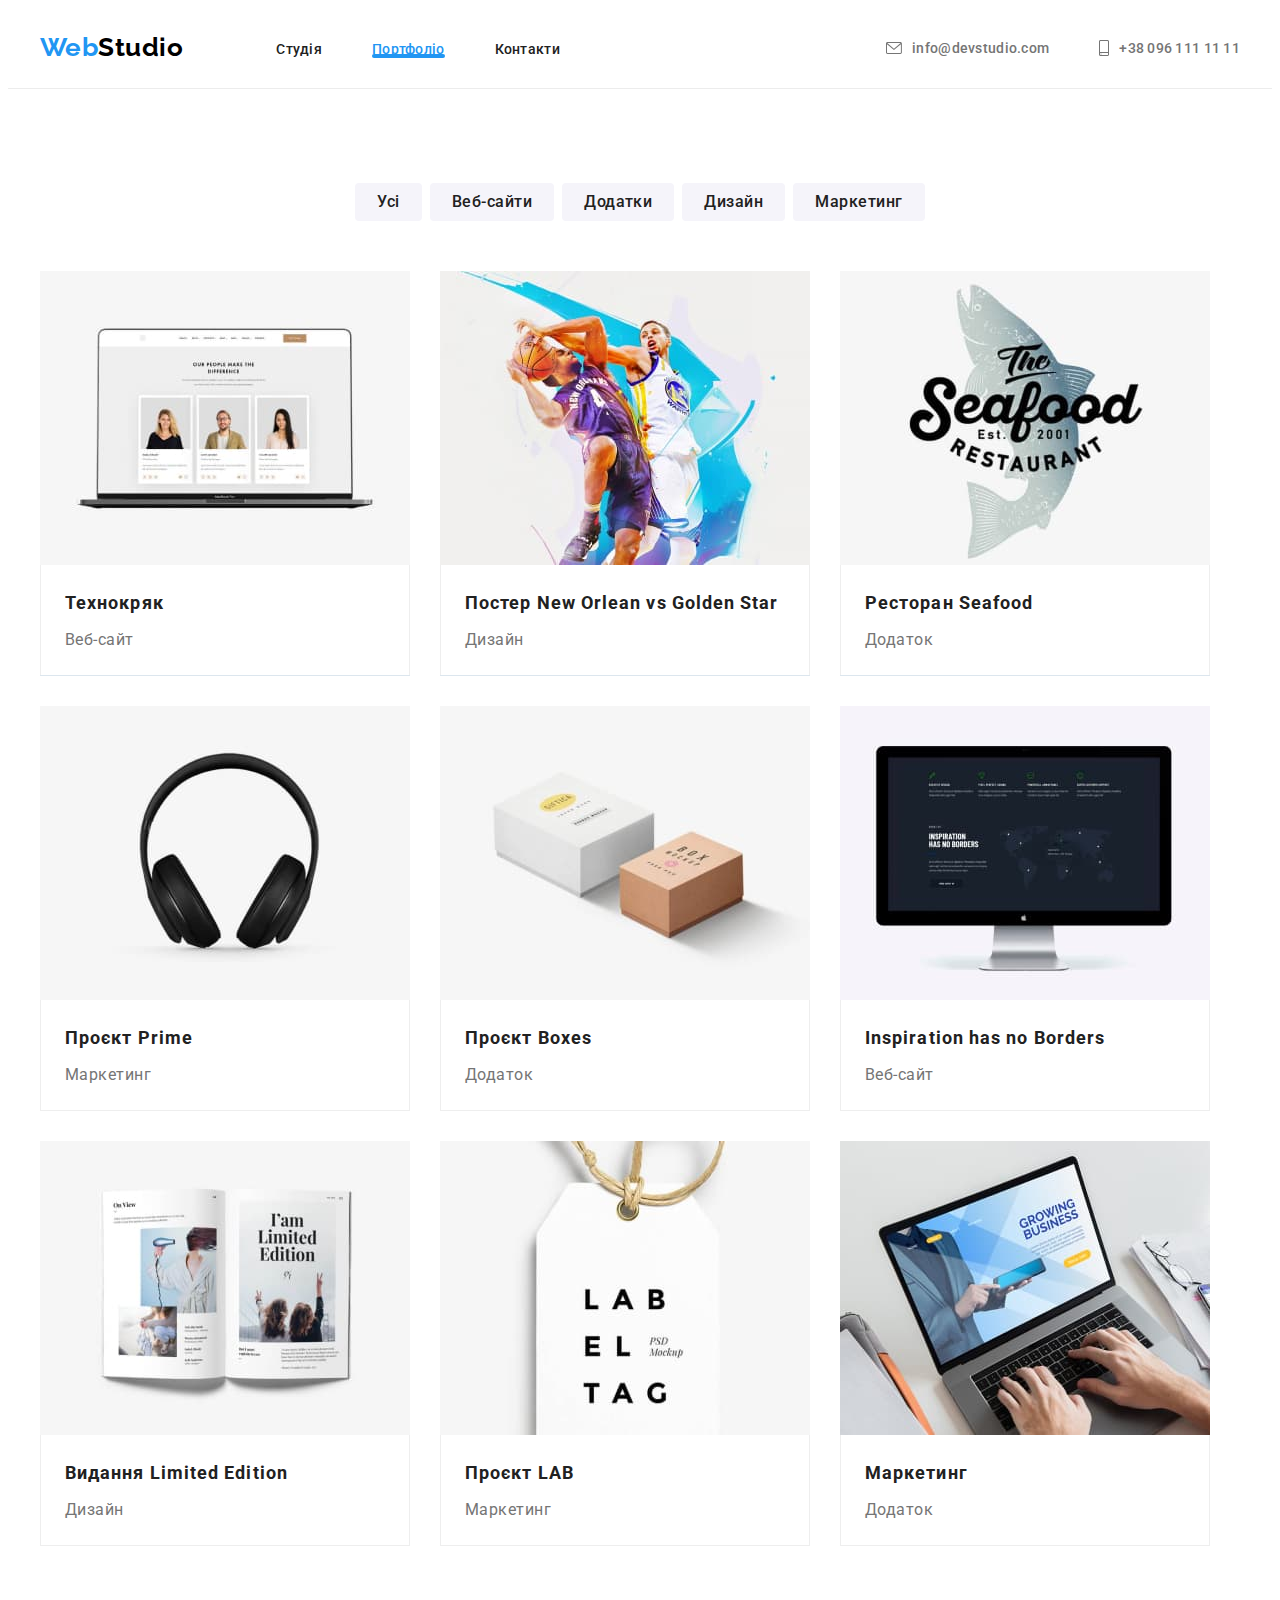
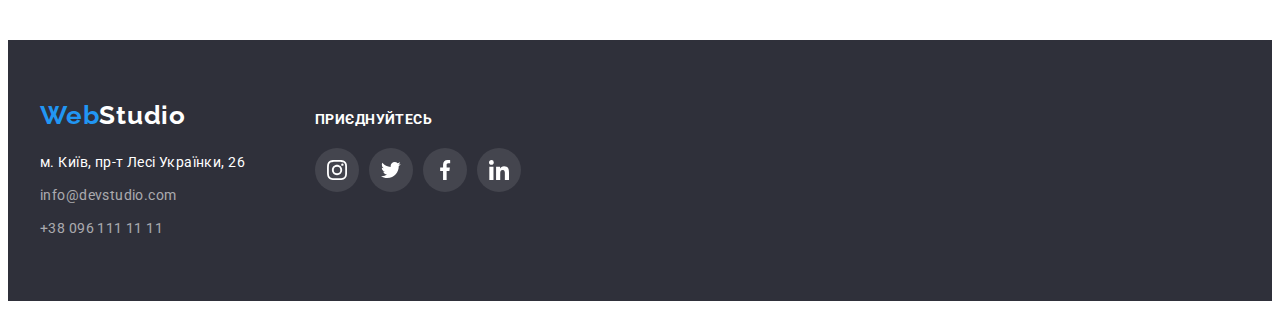
<file: portfolio.html>
<!DOCTYPE html>
<html lang="uk">
  <head>
    <meta charset="UTF-8" />
    <meta http-equiv="X-UA-Compatible" content="IE=edge" />
    <meta name="viewport" content="width=device-width, initial-scale=1.0" />
    <title>portfolio</title>
    <link rel="preconnect" href="https://fonts.googleapis.com" />
    <link rel="preconnect" href="https://fonts.gstatic.com" crossorigin />
    <link
      href="https://fonts.googleapis.com/css2?family=Raleway:wght@700&family=Roboto:wght@400;500;700;900&display=swap"
      rel="stylesheet"
    />
    <link
      rel="stylesheet"
      href="https://cdnjs.cloudflare.com/ajax/libs/modern-normalize/1.1.0/modern-normalize.min.css"
      integrity="sha512-wpPYUAdjBVSE4KJnH1VR1HeZfpl1ub8YT/NKx4PuQ5NmX2tKuGu6U/JRp5y+Y8XG2tV+wKQpNHVUX03MfMFn9Q=="
      crossorigin="anonymous"
      referrerpolicy="no-referrer"
    />
    <link rel="stylesheet" href="./css/styles.css" />
  </head>
  <body>
    <!-- шапка -->
    <header class="header">
      <div class="container header-container">
        <nav class="header-nav">
          <a class="logo-header link" href="./index.html"
            >Web<span class="logo-black">Studio</span></a
          >
          <ul class="list header-list">
            <li class="item">
              <a class="link header-nav-link " href="./index.html"
                >Студія</a
              >
            </li>
            <li class="item menu-line">
              <a class="link header-nav-link current" href="./portfolio.html"
                >Портфоліо</a
              >
            </li>
            <li class="item">
              <a class="link header-nav-link" href="#">Контакти</a>
            </li>
          </ul>
        </nav>
        <ul class="list header-contact">
          <li class="item">
            <a
              class="link header-contact-link"
              href="mailto:info@devstudio.com"
            >
              <svg class="contact-icon" width="16" height="12">
                <use href="./images/icons.svg#icon-envelope"></use></svg
              >info@devstudio.com
            </a>
          </li>
          <li class="item">
            <a class="link header-contact-link" href="tel:+380961111111"
              ><svg class="contact-icon" width="10" height="16">
                <use href="./images/icons.svg#icon-smartphone"></use>
              </svg>
              +38 096 111 11 11</a
            >
          </li>
        </ul>
      </div>
    </header>
    <!-- Основной контент -->
    <main>
      <section class="section">
        <div class="container">
          <h1 hidden>Наші проєкти</h1>
          <ul class="list portfolio-button-list">
            <li>
              <button class="portfolio-button" type="button">Усі</button>
            </li>
            <li>
              <button class="portfolio-button" type="button">Веб-сайти</button>
            </li>
            <li>
              <button class="portfolio-button" type="button">Додатки</button>
            </li>
            <li>
              <button class="portfolio-button" type="button">Дизайн</button>
            </li>
            <li>
              <button class="portfolio-button" type="button">Маркетинг</button>
            </li>
          </ul>

          <ul class="portfolio-list">
            <li class="list card-portfolio">
              <article class="card">
                <a href="" class="portfolio-link card-thumb"  href="">
                  <img src="./images/page-2/img1.jpg" alt="фото трьох осіб" />
                  <p class="card-thumb-text">Ресурс пропонує комплексні пропозиції з різним рівнем функціоналу та сервісів. Все це дозволить відвідувачу отримати
                    вичерпні відомості про компанію чи приватну особу.</p>
                  </article>
                  <div class="portfolio-list-block">
                    <h2 class="portfolio-list-title">Технокряк</h2>
                    <p class="portfolio-list-text">Веб-сайт</p>
                  </div>
                </a>
              
            </li>
            <li class="list card-portfolio">
              <article class="card">
                <a href="" class="portfolio-link card-thumb">
                  <img
                    src="./images/page-2/img2.jpg"
                    alt="фото двох гравців у баскетбол"
                    width="370"
                    height="294"
                  />
                  <p class="card-thumb-text">Ресурс пропонує комплексні пропозиції з різним рівнем функціоналу та сервісів. Все це дозволить відвідувачу отримати
                    вичерпні відомості про компанію чи приватну особу.</p>
                  </article>
                  <div class="portfolio-list-block">
                    <h2 class="portfolio-list-title">
                      Постер New Orlean vs Golden Star
                    </h2>
                    <p class="portfolio-list-text">Дизайн</p>
                  </div>
                </a>
            
            </li>
            <li class="list card-portfolio">
              <article class="card">
                <a href="" class="portfolio-link card-thumb">
                  <img
                    src="./images/page-2/img3.jpg"
                    alt="логотип рибного ресторану"
                    width="370"
                    height="294"
                  />
                  <p class="card-thumb-text">Ресурс пропонує комплексні пропозиції з різним рівнем функціоналу та сервісів. Все це дозволить відвідувачу отримати
                    вичерпні відомості про компанію чи приватну особу.</p>
                  </article>
                  <div class="portfolio-list-block">
                    <h2 class="portfolio-list-title">Ресторан Seafood</h2>
                    <p class="portfolio-list-text">Додаток</p>
                  </div>
                </a>
              
            </li>
            <li class="list card-portfolio">
              <article class="card">
                <a  href="" class="portfolio-link card-thumb">
                  <img
                    src="./images/page-2/img4.jpg"
                    alt="фото навушників"
                    width="370"
                    height="294"
                  />
                  <p class="card-thumb-text">Ресурс пропонує комплексні пропозиції з різним рівнем функціоналу та сервісів. Все це дозволить відвідувачу отримати
                    вичерпні відомості про компанію чи приватну особу.</p>
                  </article>
                  <div class="portfolio-list-block">
                    <h2 class="portfolio-list-title">Проєкт Prime</h2>
                    <p class="portfolio-list-text">Маркетинг</p>
                  </div>
                </a>
              
            </li>
            <li class="list card-portfolio">
              <article class="card">
                <a href="" class="portfolio-link card-thumb">
                  <img
                    src="./images/page-2/img5.jpg"
                    alt="зображення двох коробочек"
                    width="370"
                    height="294"
                  />
                  <p class="card-thumb-text">Ресурс пропонує комплексні пропозиції з різним рівнем функціоналу та сервісів. Все це дозволить відвідувачу отримати
                    вичерпні відомості про компанію чи приватну особу.</p>
                  </article>
                  <div class="portfolio-list-block">
                    <h2 class="portfolio-list-title">Проєкт Boxes</h2>
                    <p class="portfolio-list-text">Додаток</p>
                  </div>
                </a>
              
            </li>
            <li class="list card-portfolio">
              <article class="card">
                <a href="" class="portfolio-link card-thumb">
                  <img
                    src="./images/page-2/img6.jpg"
                    alt="фото монітору"
                    width="370"
                    height="294"
                  />
                  <p class="card-thumb-text">Ресурс пропонує комплексні пропозиції з різним рівнем функціоналу та сервісів. Все це дозволить відвідувачу отримати
                    вичерпні відомості про компанію чи приватну особу.</p>
                  </article>
                  <div class="portfolio-list-block">
                    <h2 class="portfolio-list-title">Inspiration has no Borders</h2>
                    <p class="portfolio-list-text">Веб-сайт</p>
                  </div>
                </a>
              
            </li>
            <li class="list card-portfolio">
              <article class="card">
                <a href="" class="portfolio-link card-thumb">
                  <img
                    src="./images/page-2/img7.jpg"
                    alt="зображення розгорнутої книжки"
                    width="370"
                    height="294"
                  />
                  <p class="card-thumb-text">Ресурс пропонує комплексні пропозиції з різним рівнем функціоналу та сервісів. Все це дозволить відвідувачу отримати
                    вичерпні відомості про компанію чи приватну особу.</p>
                  </article>
                  <div class="portfolio-list-block">
                    <h2 class="portfolio-list-title">Видання Limited Edition</h2>
                    <p class="portfolio-list-text">Дизайн</p>
                  </div>
                </a>
              
            </li>
            <li class="list card-portfolio">
              <article class="card">
                <a href="" class="portfolio-link card-thumb">
                  <img
                    src="./images/page-2/img8.jpg"
                    alt="ярлик"
                    width="370"
                    height="294"
                  />
                  <p class="card-thumb-text">Ресурс пропонує комплексні пропозиції з різним рівнем функціоналу та сервісів. Все це дозволить відвідувачу отримати
                    вичерпні відомості про компанію чи приватну особу.</p>
                  </article>
                  <div class="portfolio-list-block">
                    <h2 class="portfolio-list-title">Проєкт LAB</h2>
                    <p class="portfolio-list-text">Маркетинг</p>
                  </div>
                </a>
              
            </li>
            <li class="list card-portfolio">
              <article class="card">
                <a href="" class="portfolio-link card-thumb">
                  <img
                    src="./images/page-2/img9.jpg"
                    alt="фото рук людини, що тиснуть на клавіши нотбуку"
                    width="370"
                    height="294"
                  />
                  <p class="card-thumb-text">Ресурс пропонує комплексні пропозиції з різним рівнем функціоналу та сервісів. Все це дозволить відвідувачу отримати
                    вичерпні відомості про компанію чи приватну особу.</p>
                  </article>
                  <div class="portfolio-list-block">
                    <h2 class="portfolio-list-title">Маркетинг</h2>
                    <p class="portfolio-list-text">Додаток</p>
                  </div>
                </a>
              
            </li>
          </ul>
        </div>
      </section>
    </main>

    <!--5 блок Підвал-->
    <footer class="footer">
      <div class="container container-footer">
        <div class="footer-adress-block">
          <a class="logo-footer link" href="./index.html"
            ><span class="logo-color">Web</span>Studio</a
          >
          <!-- список контактів -->
          <address class="adress-footer list">
            <ul class="list footer-contact-list">
              <li class="item">
                <a
                  class="footer-contact-link primary-footer"
                  target="_blank"
                  rel="noopener noreferrer nofollow"
                  href="https://goo.gl/maps/Gvm3JpzEVhX5uXV29"
                  >м. Київ, пр-т Лесі Українки, 26</a
                >
              </li>
              <li class="item">
                <a
                  class="footer-contact-link link"
                  href="mailto:info@devstudio.com"
                  >info@devstudio.com</a
                >
              </li>
              <li class="item">
                <a class="footer-contact-link link" href="tel:+380961111111"
                  >+38 096 111 11 11</a
                >
              </li>
            </ul>
          </address>
        </div>
        <!-- підвал-підвал))) -->
        <div class="footer-social">
          <p class="footer-text">приєднуйтесь</p>
          <ul class="footer-links">
            <li>
              <a href="" class="footer-link">
                <svg class="footer-icon">
                  <use href="./images/icons.svg#icon-f_instagram"></use>
                </svg>
              </a>
            </li>
            <li>
              <a href="" class="footer-link">
                <svg class="footer-icon">
                  <use href="./images/icons.svg#icon-f_twitter"></use>
                </svg>
              </a>
            </li>
            <li>
              <a href="" class="footer-link">
                <svg class="footer-icon">
                  <use href="./images/icons.svg#icon-f_facebook"></use>
                </svg>
              </a>
            </li>
            <li>
              <a href="" class="footer-link">
                <svg class="footer-icon">
                  <use href="./images/icons.svg#icon-f_linkedin"></use>
                </svg>
              </a>
            </li>
          </ul>
        </div>
      </div>
    </footer>
  </body>
</html>
</file>
<file: css/styles.css>
:root {
  --primary-text-color: #212121;
  --secondary-text-color: #757575;
  --white-text-color: #ffffff;
  --accent-color: #2196f3;
  --black-logo: #000000;
  --color-logo: #2196f3;
  --footer-text-color: rgba(255, 255, 255, 0.6);
  --white-background-color: #ffffff;
  --hero-background-color: #2f303a;
  --team-background-color: #f5f4fa;
  --color-borders: #eeeeee;
  --color-line: #ececec;
  --timing-function: cubic-bezier(0.4, 0, 0.2, 1);

}

/*!Робимо reset за рекомендаціями   Андрія Данилко (не Сердючки!!!)*/
h1,
h2,
h3,
h4,
h5,
h6,
p {
  margin: 0;
}

ul {
  list-style: none;
  margin: 0;
  padding: 0;
}

button {
  cursor: pointer;
}

body {
  font-family: "Roboto", sans-serif;
  letter-spacing: 0.03em;
  background-color: var(--white-background-color);
  color: var(--primary-text-color);
}

.container {
  width: 1200px;
  margin-right: auto;
  margin-left: auto;
  padding-left: 15px;
  padding-right: 15px;
}

/* прибираємо крапки списків */
.list {
  list-style: none;
  margin: 0;
  padding: 0;
}

/* прибираємо підпреслення посилань */
.link {
  text-decoration: none;
}

.header {
  margin: 0;
  border-bottom: 1px solid var(--color-line);
}
.logo-header {
  display: inline-block;
  font-family: "Raleway", sans-serif;
  font-weight: 700;
  font-size: 26px;
  line-height: 1.19;
  color: var(--accent-color);
  margin-right: 93px;
  padding-top: 24px;
  padding-bottom: 25px;
}

.section-title {
  font-weight: 700;
  font-size: 36px;
  line-height: 1.17;
  text-align: center;
  color: var(--primary-text-color);
}

img {
  display: block;
  max-width: 100%;
  height: auto;
}

/* шапка */

.header-container {
  display: flex;
  align-items: center;
}

.header-nav {
  display: flex;
  align-items: center;
  /*! gap: 93px; error*/
}

/* .item {
  flex-basis: calc((100% - 60px) / 3);
} */

.logo-black {
  color: var(--black-logo);
}
.logo-color {
  color: var(--color-logo);
}
.header-list {
  display: flex;
  gap: 50px;
  align-items: center;
}

.header-nav-link {
  font-weight: 500;
  font-size: 14px;
  line-height: 1.14;
  letter-spacing: 0.02em;
  padding-top: 32px;
  padding-bottom: 32px;
  color: var(--primary-text-color);
}

.menu-line {
  position: relative;
  display: block;
  text-decoration: none;
}

.menu-line::after {
  content: "";

  position: absolute;
  display: block;
  width: 100%;
  height: 4px;
  left: 0;
  bottom: 0;
  background-color: var(--accent-color);
  border-radius: 2px;
}

.header-contact {
  display: flex;
  align-items: center;
  margin-left: auto;
 
  gap: 50px;
}
.header-contact:not(:last-child) {
  margin-right: 50px;
}

.header-contact-link {
  font-weight: 500;
  font-size: 14px;
  line-height: 16px;
  letter-spacing: 0.02em;
  color: var(--secondary-text-color);
  padding-top: 32px;
  padding-bottom: 32px;
  display: flex;
  align-items: center;
}

.header-nav-link:hover,
.header-nav-link:focus,
.header-contact-link:hover,
.header-contact-link:focus {
  color: var(--accent-color);
  transition:  250ms var(--timing-function)
}

.header-nav-link.current {
  color: var(--accent-color);
}

.contact-icon {
  fill: currentColor;
  margin-right: 10px;
}
.icon-svg {
  width: 70px;
  height: 70px;
}
/* ------------hero-------------- */

.hero {
  margin: 0;
  background-color: var(--hero-background-color);
  color: var(--white-text-color);
  text-align: center;
}
.hero-container {
  display: block;
  padding-top: 200px;
  padding-bottom: 200px;
}

.hero-title {
  font-weight: 900;
  font-size: 44px;
  line-height: 1.36;
  text-align: center;
  letter-spacing: 0.06em;
  width: 696px;
  margin-left: auto;
  margin-right: auto;
  text-transform: uppercase;
  /* color: var(--white-text-color); */
  margin-bottom: 30px;
}

.hero-button {
  border-radius: 4px;
  width: 216px;
  padding: 10px;
  border: none;
  font-family: "Roboto", sans-serif;
  font-weight: 700;
  font-size: 16px;
  line-height: 1.88;
  align-items: center;
  text-align: center;
  letter-spacing: 0.06em;
  background-color: var(--accent-color);
  color: var(--white-text-color);
  display: block;
  margin: 0 auto;
}

/* <!-- Модальне вікно --> */

.backdrop {
  
  position: fixed;
  top: 0;
  left: 0;
  width: 100%;
  height: 100%;
  background-color: rgba(0, 0, 0, 0.2);
  opacity: 1;
  transition: opacity 250ms var(--timing-function);
}

.backdrop.is-hidden {
  opacity: 0;
  pointer-events: none;
  
}

.modal {
  position: absolute;

  top: 50%;
  left: 50%;
  transform: translate(-50%, -50%);

  min-width: 528px;
  min-height: 581px;

  background-color: #ffffff;
  transform: scaleY();
}

.close-btn {
  display: flex;
  justify-content: flex-end;
  align-items: flex-start;
  border-radius: 50%;
  background-color: #FFFFFF;
  border: 1px solid rgba(0, 0, 0, 0.1);
  width: 30px;
  height: 30px;
  padding: 5px;
  margin-left: auto;
  margin-right: 8px;
  margin-top: 8px;
  cursor: pointer;
  
}
.close-svg{
  width: 18px;
  height: 18px;
  color: currentColor;
}







.hero-button:hover,
.hero-button:focus {
  background-color: var(--white-text-color);
  color: var(--accent-color);
  transition:  250ms var(--timing-function);
}
/* герой-підложка */
.ovarlay {
  max-width: 1600px;
  height: 600px;
  margin-left: auto;
  margin-right: auto;
  background-image: linear-gradient(
      rgba(47, 48, 58, 0.4),
      rgba(47, 48, 58, 0.4)
    ),
    url(../images/hero_fon.jpg);
  background-color: var(--bgr-color);

}
/* блок Переваги */

.section {
  padding-top: 94px;
  padding-bottom: 94px;
}

.features-list {
  display: flex;
  gap: 30px;
}

.select-features:not(:last-child) {
  margin-right: 30px;
}

.card-features {
  display: block;
  width: 270px;
}

.features-title {
  font-weight: 700;
  font-size: 14px;
  line-height: 1.14;
  text-transform: uppercase;
  margin: 0;
  margin-bottom: 8px;
}

.features-text {
  font-size: 14px;
  line-height: 1.71;
  color: var(--secondary-text-color);
}
.icon {
  display: flex;
  justify-content: center;
  align-items: center;
  height: 120px;
  width: 270px;
  background-color: #f5f4fa;
  border-radius: 4px;
  margin-bottom: 30px;
  background-repeat: no-repeat;
}
/* Чим займаємось */
.section-work {
  text-align: center;
  padding-top: 0;
}
.section-title-work {
  font-size: 36px;
  line-height: 42px;
  margin-bottom: 50px;
  text-align: center;
}
.work-list {
  display: flex;
  gap: 30px;
}
.work-list .item:not(:last-child) {
  margin-right: 30px;
}

.work-card {
  max-width: 100%;
  height: auto;
  display: block;
}

.thumb-img{
  position: relative;
  width: 370px;
  /* outline: 1px solid red */
}
.thumb-img >.label {
  /* outline: 1px solid red; */
  position: absolute;

  width: 370px;
  bottom: 0;
  padding: 27px 0;
  font-style: normal;
  font-weight: 700;
  font-size: 14px;
  line-height: 1.14;
  text-align: center;
  letter-spacing: 0.03em;
  text-transform: uppercase;
  color: var(--white-text-color);
  background-color: rgba(47, 48, 58, 0.8)
}


/* команда */

.team-section {
  background-color: var(--team-background-color);
  text-align: center;
}
.team-list {
  display: flex;
  align-items: center;
}
.team-list .item:not(:last-child) {
  margin-right: 30px;
}
.team-card {
  display: block;
  background-color: var(--white-background-color);
  width: 270px;
  font-size: 16px;
  line-height: 1.19;
  text-align: center;
  box-shadow: 0px 1px 3px rgba(0, 0, 0, 0.12), 0px 1px 1px rgba(0, 0, 0, 0.14),
    0px 2px 1px rgba(0, 0, 0, 0.2);
  border-radius: 0px 0px 4px 4px;
}
.team-card .title {
  font-weight: 500;
  font-size: 16px;
  line-height: 1.19;
  text-align: center;
}
.card-text {
  display: block;
  margin: 0;
  padding: 30px 0;
}

.name {
  font-weight: 500;
  font-size: 16px;
  line-height: 1.19;
  margin-bottom: 10px;
  text-align: center;
}

.job-title {
  font-size: 16px;
  line-height: 1.19;
  text-align: center;
  color: var(--secondary-text-color);
  margin-bottom: 16px;
}

.social-links {
  display: flex;
  align-items: center;
  justify-content: center;
  gap: 10px;
}

.social-link {
  display: flex;
  padding: 0;
  border: none;
  width: 44px;
  height: 44px;
  border-radius: 50%;
  justify-content: center;
  align-items: center;
  color: #afb1b8;
  cursor: pointer;
  gap: 10px;
}

.social-link:hover,
.social-link:focus {
  background-color: #2196f3;
  color: #ffffff;
  transition: 250ms var(--timing-function)
}

.social-icon {
  /* display: block; */
  margin: 0;
  padding: 0;
  border: none;
  fill: currentColor;
  width: 20px;
  height: 20px;
}

/* постійні клієнти */

.client-list {
  display: flex;
  list-style: none;
  margin: 0;
  padding: 0;
  gap: 30px;
}

.client-link {
  display: flex;
  padding: 0;
  border: none;
  width: 170px;
  height: 92px;
  justify-content: center;
  align-items: center;
  color: #afb1b8;
  cursor: pointer;
  border: 1px solid #afb1b8;
  border-radius: 4px;
}

.client-icon {
  display: flex;
  margin: 0;
  padding: 0;
  border: none;
  fill: currentColor;
  width: 106px;
  height: 60px;
}

.client-link:hover,
.client-link:focus {
  color: #2196f3;
  border: 1px solid #2196f3;
  transition:  250ms var(--timing-function)
}
/* ----------------ПОДВАЛ----------------- */
.footer {
  padding: 60px 0px;
  font-weight: 400;
  font-size: 14px;
  line-height: 1.71;
  letter-spacing: 0.03em;
  font-style: normal;
  background-color: var(--hero-background-color);
  color: var(--footer-text-color);
}
.footer-adress-block {
  display: flex;
  flex-direction: column;
}

.logo-footer {
  display: inline-block;
  text-decoration: none;
  color: var(--white-text-color);
  font-family: "Raleway", sans-serif;
  font-weight: 700;
  font-size: 26px;
  line-height: 1.19;
  letter-spacing: 0.03em;
  margin-bottom: 20px;
}

.logo-white {
  color: var(--white-text-color);
}
.adress-footer {
  color: var(--color-rgba);
  font-style: normal;
  display: inline-block;
  margin: 0;
  text-decoration: none;
}
.footer-contact-list {
  display: flex;
  flex-direction: column;
}
.footer-contact-list .item:not(:last-child) {
  margin-bottom: 9px;
}
.footer-contact-link {
  font-style: normal;
  font-size: 14px;
  line-height: 1.71;
  display: inline-block;
  margin: 0;
  text-decoration: none;
  color: var(--footer-text-color);
}

.footer-contact-link:hover,
.footer-contact-link:focus {
  color: var(--accent-color);
  transition:  250ms var(--timing-function)
}

.primary-footer {
  color: var(--white-text-color);
}

/* підвал-підвал))) */

.container-footer {
  display: flex;
  align-items: baseline;
}

.footer-social {
  
  margin: 0;
  padding: 0;
  margin-left: 70px;
    display: flex;
  flex-direction: column;
}

.footer-text {
  font-weight: 700;
  font-size: 14px;
  line-height: 1.14;
  text-transform: uppercase;
  color: #ffffff;
  margin-bottom: 20px;
}

.footer-links {
  display: flex;
  list-style: none;
  margin: 0;
  padding: 0;
  gap: 10px;
}

.footer-link {
  display: flex;
  padding: 0;
  border: none;
  width: 44px;
  height: 44px;
  border-radius: 50%;
  justify-content: center;
  align-items: center;
  cursor: pointer;
  background-color: rgba(255, 255, 255, 0.1);
}

.footer-icon {
  margin: 0;
  padding: 0;
  border: none;
  fill: #ffffff;
  width: 20px;
  height: 20px;
}

.footer-link:hover,
.footer-link:focus {
  background-color: #2196f3;
  transition:  250ms var(--timing-function)
}

/* ---------------------------------------------- */
/* --------------------ПОРТФОЛИО----------------- */
/* ---------------------------------------------- */


.portfolio-button-list {
  display: flex;
  justify-content: center;
  align-items: center;
  gap: 8px;
  margin-bottom: 50px;
}

.portfolio-button {
  font-family: "Roboto", sans-serif;
  font-weight: 500;
  font-size: 16px;
  line-height: 1.63;
  letter-spacing: 0.03em;
  padding: 6px 22px;
  border: none;
  border-radius: 4px;
  background-color: var(--team-background-color);
  color: var(--primary-text-color);
  /* cursor: pointer; */
}

.portfolio-button:hover,
.portfolio-button:focus {
  background-color: var(--accent-color);
  color: var(--white-text-color);
  box-shadow: 0px 3px 1px rgba(0, 0, 0, 0.1), 0px 1px 2px rgba(0, 0, 0, 0.08),
    0px 2px 2px rgba(0, 0, 0, 0.12);
    transition:  250ms var(--timing-function)
}

.portfolio-list {
  display: flex;
  gap: 30px;
  flex-wrap: wrap;
  width: calc ((100% - 240) /9);
  text-decoration: none
}

.portfolio-link:hover,
.portfolio-link:focus {
  box-shadow: 0px 1px 1px rgba(0, 0, 0, 0.12), 0px 4px 4px rgba(0, 0, 0, 0.06),
    1px 4px 6px rgba(0, 0, 0, 0.16);
    transition:  250ms var(--timing-function)
  
}

.portfolio-link {
/* outline: 2px solid #2196f3; */
display: block;
text-decoration: none
}


portfolio-list > .list {
  flex-basis: calc(100% / 3 - 30px);
  margin-left: 30px;
  margin-top: 30px;
 }

.portfolio-list-block {
  padding: 20px 24px;
  border: 1px solid var(--color-borders);
  border-top-width: 0;
  }

.portfolio-list-title {
  font-weight: 700;
  font-size: 18px;
  line-height: 2;
  letter-spacing: 0.06em;
  margin-bottom: 4px;
  color: var(--primary-text-color)

}

.portfolio-list-text {
  font-size: 16px;
  line-height: 1.87;
  color: var(--secondary-text-color);
 }

 .card{
  background: var(--white-text-color); 
  cursor: pointer;
  transition: box-shadow 250ms var(--timing-function);
}
.card-thumb{
  position: relative;
  overflow: hidden;
  
}
.card-thumb::before{
  display: inline-block;
  position: absolute;
  content: "";
  width: 100%;
  height: 100%;
  top: 0;
  left: 0;
  background-color: rgba(33, 150, 243, 0.9);
  transform: translateY(100%);
    cursor: pointer;
    transition:  250ms var(--timing-function);    
}
.card:hover .card-thumb::before{
  transform: translateY(0);
  cursor: pointer;
  transition:  250ms var(--timing-function)
}

.card:hover .card-thumb-text,
.card:hover .card-thumb-text {
  transform: translateY(0);
  cursor: pointer;
  transition:  250ms var(--timing-function)
}

.card-thumb-text{
  display: inline-block;
  position: absolute;
  width: 100%;
  height: 100%;
  font-size: 18px;
  line-height: 1.56;
  letter-spacing: 0.03em;
  color: #FFFFFF;
  top: 0;
  left: 0;
  padding: 63px 24px;
  transform: translateY(100%);
  transition: transform 250ms var(--timing-function);
}
</file>
